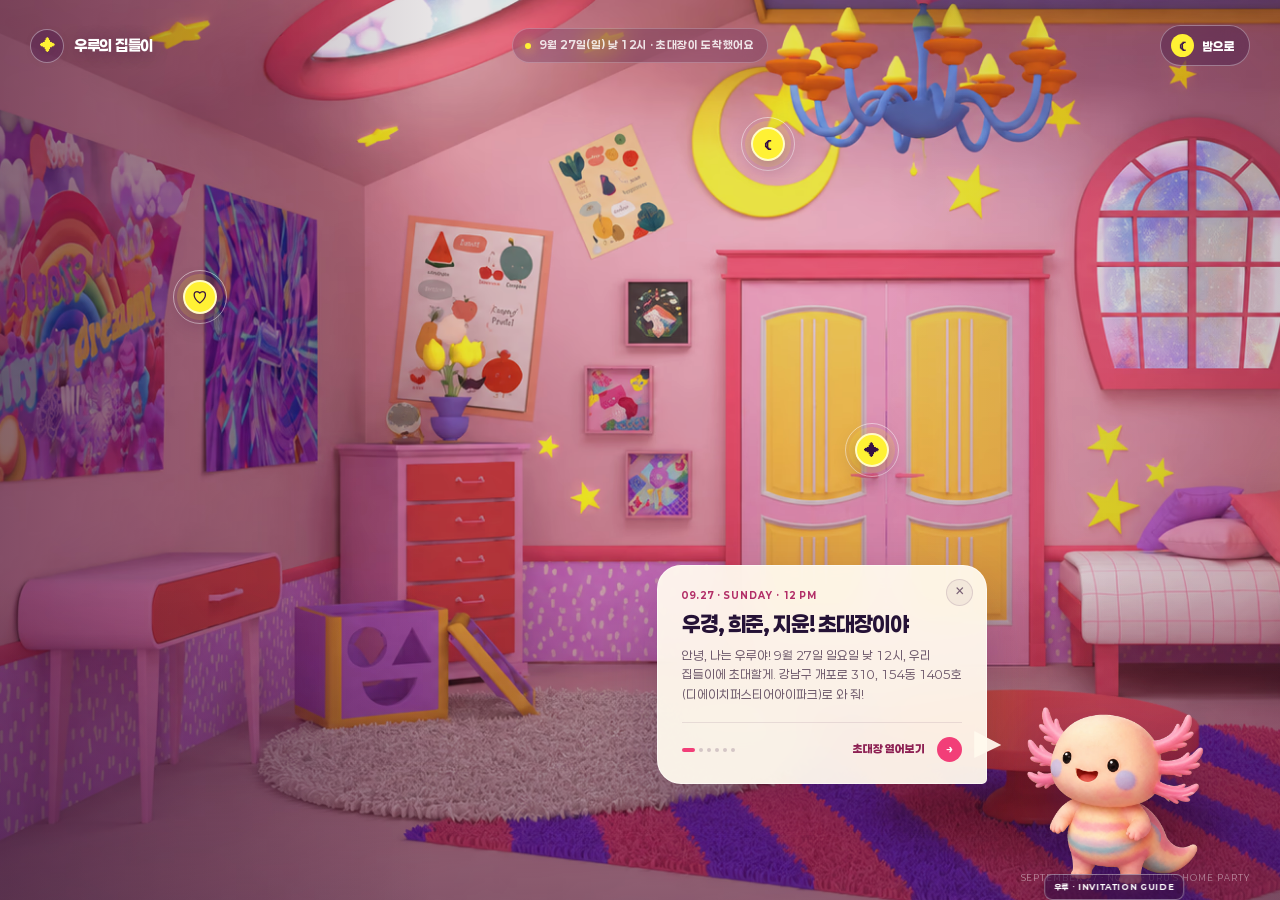
<file: index.html>
<!DOCTYPE html><html lang="ko"><head><meta charSet="utf-8"/><meta name="viewport" content="width=device-width, initial-scale=1"/><link rel="stylesheet" href="/_next/static/chunks/13curycet.pk..css" data-precedence="next"/><link rel="preload" as="script" fetchPriority="low" href="/_next/static/chunks/0ht900cau6_ur.js"/><script src="/_next/static/chunks/0t2z5hkh7v~~b.js" async=""></script><script src="/_next/static/chunks/07lhk_q6pmm3r.js" async=""></script><script src="/_next/static/chunks/turbopack-0cek.dh0dqtgy.js" async=""></script><script src="/_next/static/chunks/0dbhjjzl8qfwv.js" async=""></script><script src="/_next/static/chunks/0nlnmrlil60xd.js" async=""></script><title>우루의 집들이 초대장 — 9월 27일(일) 낮 12시</title><meta name="description" content="우루가 우경, 희준, 지윤을 9월 27일 일요일 낮 12시 집들이에 초대합니다. 드레스코드는 내 집 같은 편안함과 귀여운 한 스푼!"/><meta property="og:title" content="우루의 집들이 초대장 — 9월 27일(일) 낮 12시"/><meta property="og:description" content="우경, 희준, 지윤에게 보내는 우루의 집들이 초대장"/><meta property="og:url" content="https://marinart1994.github.io/"/><meta property="og:site_name" content="우루의 집들이"/><meta property="og:locale" content="ko_KR"/><meta property="og:image" content="https://marinart1994.github.io/og.jpg"/><meta property="og:image:width" content="600"/><meta property="og:image:height" content="315"/><meta property="og:image:alt" content="분홍빛 방에서 우루가 건네는 9월 27일 집들이 초대장"/><meta property="og:type" content="website"/><meta name="twitter:card" content="summary_large_image"/><meta name="twitter:title" content="우루의 집들이 초대장 — 9월 27일(일) 낮 12시"/><meta name="twitter:description" content="우경, 희준, 지윤에게 보내는 우루의 집들이 초대장"/><meta name="twitter:image" content="https://marinart1994.github.io/og.jpg"/><link rel="shortcut icon" href="/favicon.png"/><link rel="icon" href="/favicon.png"/><script src="/_next/static/chunks/03~yq9q893hmn.js" noModule=""></script></head><body><div hidden=""><!--$--><!--/$--></div><main class="room-page  guide-talking"><div class="room-viewport"><div class="room-stage" id="room" aria-label="우루의 집들이 공간"><picture><source srcSet="/starlight-room.avif" type="image/avif"/><source srcSet="/starlight-room.webp" type="image/webp"/><img class="room-image" src="/starlight-room.png" width="1672" height="941" loading="eager" fetchPriority="high" decoding="async" alt="달과 별, 알록달록한 그림으로 꾸며진 분홍빛 상상 속 방"/></picture><div class="color-wash" aria-hidden="true"></div><div class="lamp-glow" aria-hidden="true"></div><div class="sparkles" aria-hidden="true"><i class="sparkle sparkle-one">✦</i><i class="sparkle sparkle-two">✦</i><i class="sparkle sparkle-three">✦</i><i class="sparkle sparkle-four">✦</i></div><button class="hotspot " data-spot="moon" style="left:48%;top:16%;animation-delay:0s" type="button" aria-label="9월 27일 열기"><span class="hotspot-ring"></span><span class="hotspot-dot">☾</span><span class="hotspot-label">9월 27일</span></button><button class="hotspot " data-spot="wardrobe" style="left:54.5%;top:50%;animation-delay:0.35s" type="button" aria-label="드레스코드 열기"><span class="hotspot-ring"></span><span class="hotspot-dot">✦</span><span class="hotspot-label">드레스코드</span></button><button class="hotspot " data-spot="lamp" style="left:85.2%;top:56.5%;animation-delay:0.7s" type="button" aria-label="초대 손님 열기"><span class="hotspot-ring"></span><span class="hotspot-dot">☀</span><span class="hotspot-label">초대 손님</span></button><button class="hotspot " data-spot="gallery" style="left:12.5%;top:33%;animation-delay:1.0499999999999998s" type="button" aria-label="우루의 약속 열기"><span class="hotspot-ring"></span><span class="hotspot-dot">♡</span><span class="hotspot-label">우루의 약속</span></button></div></div><header class="topbar"><a class="brand" href="#room" aria-label="우루의 초대장 처음으로"><span class="brand-mark">✦</span><span>우루의 집들이</span></a><p class="room-status"><span></span> 9월 27일(일) 낮 12시 · 초대장이 도착했어요</p><button class="mode-toggle" type="button" aria-pressed="false" aria-label="밤 모드로 보기"><span aria-hidden="true">☾</span>밤으로</button></header><section class="welcome-card is-hidden" aria-label="우루의 집들이 초대장"><p class="eyebrow">URU&#x27;S HOUSEWARMING · 09.27 · 12 PM</p><h1>우루가 집들이에<br/>초대해!</h1><p class="welcome-copy">To. 우경, 희준, 지윤<br/> 강남구 개포로 310 · 154동 1405호</p><button class="explore-button" type="button">초대장 열어보기 <span aria-hidden="true">↗</span></button></section><aside class="story-card " aria-live="polite" aria-hidden="true"></aside><div class="room-guide  is-speaking"><section class="guide-bubble" aria-live="polite" aria-label="우루의 집들이 초대 안내"><button class="guide-close" type="button" aria-label="우루 안내 접기">×</button><div class="guide-mobile-header" aria-hidden="true"><span class="guide-mobile-avatar"><picture><source srcSet="/axolotl-guide.avif" type="image/avif"/><img src="/axolotl-guide.webp" width="768" height="768" decoding="async" alt=""/></picture></span><span>우루의 초대장</span></div><p class="guide-kicker">09.27 · SUNDAY · 12 PM</p><h2>우경, 희준, 지윤! 초대장이야</h2><p class="guide-copy">안녕, 나는 우루야! 9월 27일 일요일 낮 12시, 우리 집들이에 초대할게. 강남구 개포로 310, 154동 1405호 (디에이치퍼스티어아이파크)로 와 줘!</p><div class="guide-actions"><div class="guide-progress" aria-label="안내 1단계, 총 6단계"><span class="is-current"></span><span class=""></span><span class=""></span><span class=""></span><span class=""></span><span class=""></span></div><button class="guide-next" type="button">초대장 열어보기<!-- --> <span aria-hidden="true">→</span></button></div></section><button class="guide-character" type="button" aria-expanded="true" aria-label="우루 안내 접기"><span class="guide-name">우루 · INVITATION GUIDE</span><picture><source srcSet="/axolotl-guide.avif" type="image/avif"/><img src="/axolotl-guide.webp" width="768" height="768" loading="eager" decoding="async" alt="웃으며 별빛 방을 안내하는 우파루파 우루"/></picture></button></div><div class="drag-hint" aria-hidden="true"><span>←</span> 초대장을 밀어 둘러보세요 <span>→</span></div><p class="signature">SEPTEMBER 27 · NOON · URU&#x27;S HOME PARTY</p></main><!--$--><!--/$--><script src="/_next/static/chunks/0ht900cau6_ur.js" id="_R_" async=""></script><script>(self.__next_f=self.__next_f||[]).push([0])</script><script>self.__next_f.push([1,"1:\"$Sreact.fragment\"\n2:I[39756,[\"/_next/static/chunks/0dbhjjzl8qfwv.js\"],\"default\"]\n3:I[37457,[\"/_next/static/chunks/0dbhjjzl8qfwv.js\"],\"default\"]\n4:I[47257,[\"/_next/static/chunks/0dbhjjzl8qfwv.js\"],\"ClientPageRoot\"]\n5:I[31713,[\"/_next/static/chunks/0dbhjjzl8qfwv.js\",\"/_next/static/chunks/0nlnmrlil60xd.js\"],\"default\"]\n8:I[97367,[\"/_next/static/chunks/0dbhjjzl8qfwv.js\"],\"OutletBoundary\"]\n9:\"$Sreact.suspense\"\nb:I[97367,[\"/_next/static/chunks/0dbhjjzl8qfwv.js\"],\"ViewportBoundary\"]\nd:I[97367,[\"/_next/static/chunks/0dbhjjzl8qfwv.js\"],\"MetadataBoundary\"]\nf:I[68027,[\"/_next/static/chunks/0dbhjjzl8qfwv.js\"],\"default\",1]\n:HL[\"/_next/static/chunks/13curycet.pk..css\",\"style\"]\n"])</script><script>self.__next_f.push([1,"0:{\"P\":null,\"c\":[\"\",\"\"],\"q\":\"\",\"i\":false,\"f\":[[[\"\",{\"children\":[\"__PAGE__\",{}]},\"$undefined\",\"$undefined\",16],[[\"$\",\"$1\",\"c\",{\"children\":[[[\"$\",\"link\",\"0\",{\"rel\":\"stylesheet\",\"href\":\"/_next/static/chunks/13curycet.pk..css\",\"precedence\":\"next\",\"crossOrigin\":\"$undefined\",\"nonce\":\"$undefined\"}],[\"$\",\"script\",\"script-0\",{\"src\":\"/_next/static/chunks/0dbhjjzl8qfwv.js\",\"async\":true,\"nonce\":\"$undefined\"}]],[\"$\",\"html\",null,{\"lang\":\"ko\",\"children\":[\"$\",\"body\",null,{\"children\":[\"$\",\"$L2\",null,{\"parallelRouterKey\":\"children\",\"error\":\"$undefined\",\"errorStyles\":\"$undefined\",\"errorScripts\":\"$undefined\",\"template\":[\"$\",\"$L3\",null,{}],\"templateStyles\":\"$undefined\",\"templateScripts\":\"$undefined\",\"notFound\":[[[\"$\",\"title\",null,{\"children\":\"404: This page could not be found.\"}],[\"$\",\"div\",null,{\"style\":{\"fontFamily\":\"system-ui,\\\"Segoe UI\\\",Roboto,Helvetica,Arial,sans-serif,\\\"Apple Color Emoji\\\",\\\"Segoe UI Emoji\\\"\",\"height\":\"100vh\",\"textAlign\":\"center\",\"display\":\"flex\",\"flexDirection\":\"column\",\"alignItems\":\"center\",\"justifyContent\":\"center\"},\"children\":[\"$\",\"div\",null,{\"children\":[[\"$\",\"style\",null,{\"dangerouslySetInnerHTML\":{\"__html\":\"body{color:#000;background:#fff;margin:0}.next-error-h1{border-right:1px solid rgba(0,0,0,.3)}@media (prefers-color-scheme:dark){body{color:#fff;background:#000}.next-error-h1{border-right:1px solid rgba(255,255,255,.3)}}\"}}],[\"$\",\"h1\",null,{\"className\":\"next-error-h1\",\"style\":{\"display\":\"inline-block\",\"margin\":\"0 20px 0 0\",\"padding\":\"0 23px 0 0\",\"fontSize\":24,\"fontWeight\":500,\"verticalAlign\":\"top\",\"lineHeight\":\"49px\"},\"children\":404}],[\"$\",\"div\",null,{\"style\":{\"display\":\"inline-block\"},\"children\":[\"$\",\"h2\",null,{\"style\":{\"fontSize\":14,\"fontWeight\":400,\"lineHeight\":\"49px\",\"margin\":0},\"children\":\"This page could not be found.\"}]}]]}]}]],[]],\"forbidden\":\"$undefined\",\"unauthorized\":\"$undefined\"}]}]}]]}],{\"children\":[[\"$\",\"$1\",\"c\",{\"children\":[[\"$\",\"$L4\",null,{\"Component\":\"$5\",\"serverProvidedParams\":{\"searchParams\":{},\"params\":{},\"promises\":[\"$@6\",\"$@7\"]}}],[[\"$\",\"script\",\"script-0\",{\"src\":\"/_next/static/chunks/0nlnmrlil60xd.js\",\"async\":true,\"nonce\":\"$undefined\"}]],[\"$\",\"$L8\",null,{\"children\":[\"$\",\"$9\",null,{\"name\":\"Next.MetadataOutlet\",\"children\":\"$@a\"}]}]]}],{},null,false,null]},null,false,null],[\"$\",\"$1\",\"h\",{\"children\":[null,[\"$\",\"$Lb\",null,{\"children\":\"$Lc\"}],[\"$\",\"div\",null,{\"hidden\":true,\"children\":[\"$\",\"$Ld\",null,{\"children\":[\"$\",\"$9\",null,{\"name\":\"Next.Metadata\",\"children\":\"$Le\"}]}]}],null]}],false]],\"m\":\"$undefined\",\"G\":[\"$f\",[[\"$\",\"link\",\"0\",{\"rel\":\"stylesheet\",\"href\":\"/_next/static/chunks/13curycet.pk..css\",\"precedence\":\"next\",\"crossOrigin\":\"$undefined\",\"nonce\":\"$undefined\"}]]],\"S\":true,\"h\":null,\"s\":\"$undefined\",\"l\":\"$undefined\",\"p\":\"$undefined\",\"d\":\"$undefined\",\"b\":\"3fvT2xz8VARymNeBl2TFK\"}\n"])</script><script>self.__next_f.push([1,"6:{}\n7:\"$0:f:0:1:1:children:0:props:children:0:props:serverProvidedParams:params\"\n"])</script><script>self.__next_f.push([1,"c:[[\"$\",\"meta\",\"0\",{\"charSet\":\"utf-8\"}],[\"$\",\"meta\",\"1\",{\"name\":\"viewport\",\"content\":\"width=device-width, initial-scale=1\"}]]\n"])</script><script>self.__next_f.push([1,"10:I[27201,[\"/_next/static/chunks/0dbhjjzl8qfwv.js\"],\"IconMark\"]\na:null\n"])</script><script>self.__next_f.push([1,"e:[[\"$\",\"title\",\"0\",{\"children\":\"우루의 집들이 초대장 — 9월 27일(일) 낮 12시\"}],[\"$\",\"meta\",\"1\",{\"name\":\"description\",\"content\":\"우루가 우경, 희준, 지윤을 9월 27일 일요일 낮 12시 집들이에 초대합니다. 드레스코드는 내 집 같은 편안함과 귀여운 한 스푼!\"}],[\"$\",\"meta\",\"2\",{\"property\":\"og:title\",\"content\":\"우루의 집들이 초대장 — 9월 27일(일) 낮 12시\"}],[\"$\",\"meta\",\"3\",{\"property\":\"og:description\",\"content\":\"우경, 희준, 지윤에게 보내는 우루의 집들이 초대장\"}],[\"$\",\"meta\",\"4\",{\"property\":\"og:url\",\"content\":\"https://marinart1994.github.io/\"}],[\"$\",\"meta\",\"5\",{\"property\":\"og:site_name\",\"content\":\"우루의 집들이\"}],[\"$\",\"meta\",\"6\",{\"property\":\"og:locale\",\"content\":\"ko_KR\"}],[\"$\",\"meta\",\"7\",{\"property\":\"og:image\",\"content\":\"https://marinart1994.github.io/og.jpg\"}],[\"$\",\"meta\",\"8\",{\"property\":\"og:image:width\",\"content\":\"600\"}],[\"$\",\"meta\",\"9\",{\"property\":\"og:image:height\",\"content\":\"315\"}],[\"$\",\"meta\",\"10\",{\"property\":\"og:image:alt\",\"content\":\"분홍빛 방에서 우루가 건네는 9월 27일 집들이 초대장\"}],[\"$\",\"meta\",\"11\",{\"property\":\"og:type\",\"content\":\"website\"}],[\"$\",\"meta\",\"12\",{\"name\":\"twitter:card\",\"content\":\"summary_large_image\"}],[\"$\",\"meta\",\"13\",{\"name\":\"twitter:title\",\"content\":\"우루의 집들이 초대장 — 9월 27일(일) 낮 12시\"}],[\"$\",\"meta\",\"14\",{\"name\":\"twitter:description\",\"content\":\"우경, 희준, 지윤에게 보내는 우루의 집들이 초대장\"}],[\"$\",\"meta\",\"15\",{\"name\":\"twitter:image\",\"content\":\"https://marinart1994.github.io/og.jpg\"}],[\"$\",\"link\",\"16\",{\"rel\":\"shortcut icon\",\"href\":\"/favicon.png\"}],[\"$\",\"link\",\"17\",{\"rel\":\"icon\",\"href\":\"/favicon.png\"}],[\"$\",\"$L10\",\"18\",{}]]\n"])</script></body></html>
</file>
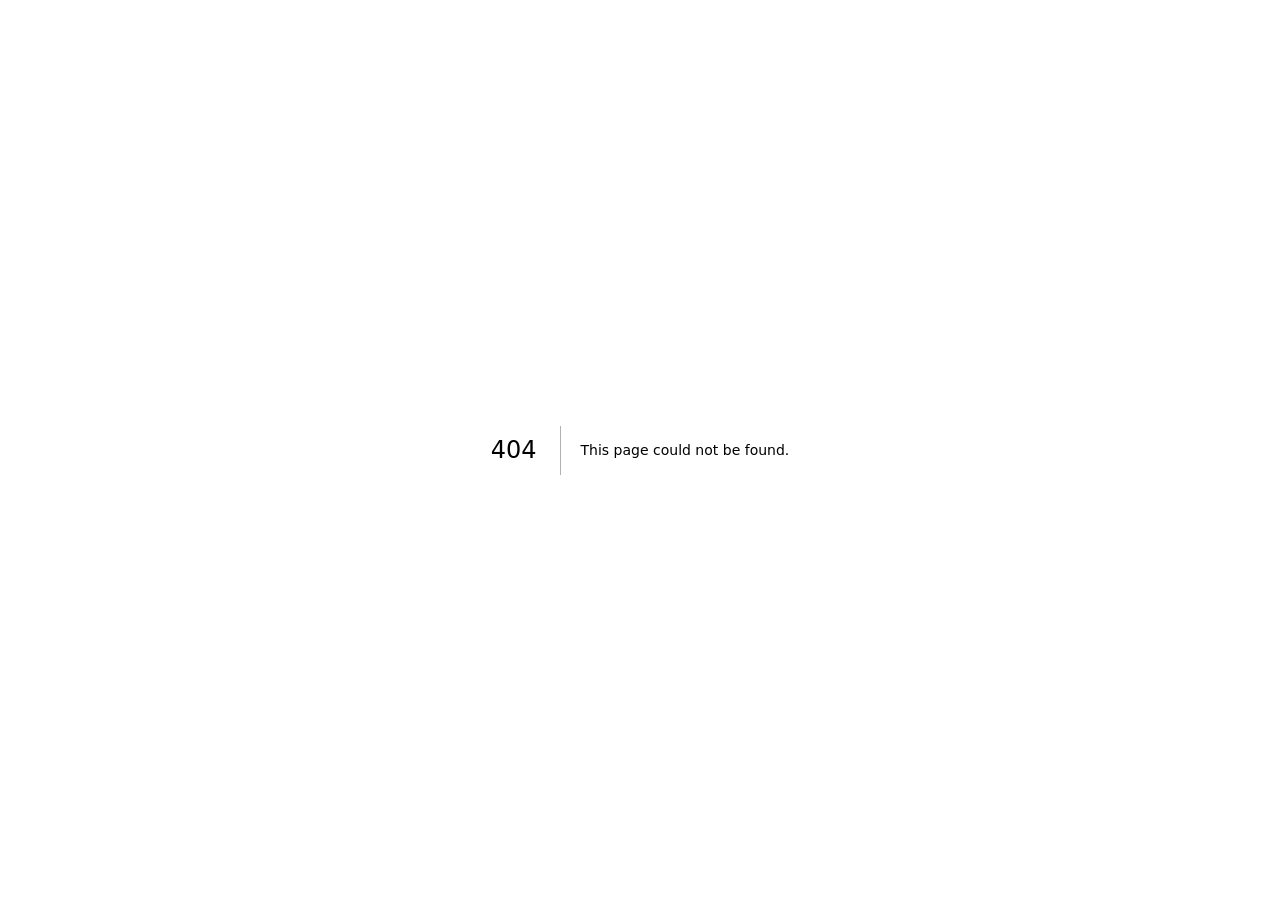
<file: 404/index.html>
<!DOCTYPE html><html lang="ko"><head><meta charSet="utf-8"/><meta name="viewport" content="width=device-width, initial-scale=1"/><link rel="stylesheet" href="/_next/static/chunks/13curycet.pk..css" data-precedence="next"/><link rel="preload" as="script" fetchPriority="low" href="/_next/static/chunks/0ht900cau6_ur.js"/><script src="/_next/static/chunks/0t2z5hkh7v~~b.js" async=""></script><script src="/_next/static/chunks/07lhk_q6pmm3r.js" async=""></script><script src="/_next/static/chunks/turbopack-0cek.dh0dqtgy.js" async=""></script><script src="/_next/static/chunks/0dbhjjzl8qfwv.js" async=""></script><meta name="robots" content="noindex"/><title>404: This page could not be found.</title><title>별빛 방 — 우루와 마음껏 상상하는 공간</title><meta name="description" content="우파루파 우루와 함께 달빛과 색깔이 말을 거는 인터랙티브 별빛 방을 둘러보세요."/><link rel="shortcut icon" href="/favicon.png"/><link rel="icon" href="/favicon.png"/><script src="/_next/static/chunks/03~yq9q893hmn.js" noModule=""></script></head><body><div hidden=""><!--$--><!--/$--></div><div style="font-family:system-ui,&quot;Segoe UI&quot;,Roboto,Helvetica,Arial,sans-serif,&quot;Apple Color Emoji&quot;,&quot;Segoe UI Emoji&quot;;height:100vh;text-align:center;display:flex;flex-direction:column;align-items:center;justify-content:center"><div><style>body{color:#000;background:#fff;margin:0}.next-error-h1{border-right:1px solid rgba(0,0,0,.3)}@media (prefers-color-scheme:dark){body{color:#fff;background:#000}.next-error-h1{border-right:1px solid rgba(255,255,255,.3)}}</style><h1 class="next-error-h1" style="display:inline-block;margin:0 20px 0 0;padding:0 23px 0 0;font-size:24px;font-weight:500;vertical-align:top;line-height:49px">404</h1><div style="display:inline-block"><h2 style="font-size:14px;font-weight:400;line-height:49px;margin:0">This page could not be found.</h2></div></div></div><!--$--><!--/$--><script src="/_next/static/chunks/0ht900cau6_ur.js" id="_R_" async=""></script><script>(self.__next_f=self.__next_f||[]).push([0])</script><script>self.__next_f.push([1,"1:\"$Sreact.fragment\"\n2:I[39756,[\"/_next/static/chunks/0dbhjjzl8qfwv.js\"],\"default\"]\n3:I[37457,[\"/_next/static/chunks/0dbhjjzl8qfwv.js\"],\"default\"]\n4:I[97367,[\"/_next/static/chunks/0dbhjjzl8qfwv.js\"],\"OutletBoundary\"]\n5:\"$Sreact.suspense\"\n8:I[97367,[\"/_next/static/chunks/0dbhjjzl8qfwv.js\"],\"ViewportBoundary\"]\na:I[97367,[\"/_next/static/chunks/0dbhjjzl8qfwv.js\"],\"MetadataBoundary\"]\nc:I[68027,[\"/_next/static/chunks/0dbhjjzl8qfwv.js\"],\"default\",1]\n:HL[\"/_next/static/chunks/13curycet.pk..css\",\"style\"]\n"])</script><script>self.__next_f.push([1,"0:{\"P\":null,\"c\":[\"\",\"_not-found\",\"\"],\"q\":\"\",\"i\":false,\"f\":[[[\"\",{\"children\":[\"/_not-found\",{\"children\":[\"__PAGE__\",{}]}]},\"$undefined\",\"$undefined\",16],[[\"$\",\"$1\",\"c\",{\"children\":[[[\"$\",\"link\",\"0\",{\"rel\":\"stylesheet\",\"href\":\"/_next/static/chunks/13curycet.pk..css\",\"precedence\":\"next\",\"crossOrigin\":\"$undefined\",\"nonce\":\"$undefined\"}],[\"$\",\"script\",\"script-0\",{\"src\":\"/_next/static/chunks/0dbhjjzl8qfwv.js\",\"async\":true,\"nonce\":\"$undefined\"}]],[\"$\",\"html\",null,{\"lang\":\"ko\",\"children\":[\"$\",\"body\",null,{\"children\":[\"$\",\"$L2\",null,{\"parallelRouterKey\":\"children\",\"error\":\"$undefined\",\"errorStyles\":\"$undefined\",\"errorScripts\":\"$undefined\",\"template\":[\"$\",\"$L3\",null,{}],\"templateStyles\":\"$undefined\",\"templateScripts\":\"$undefined\",\"notFound\":[[[\"$\",\"title\",null,{\"children\":\"404: This page could not be found.\"}],[\"$\",\"div\",null,{\"style\":{\"fontFamily\":\"system-ui,\\\"Segoe UI\\\",Roboto,Helvetica,Arial,sans-serif,\\\"Apple Color Emoji\\\",\\\"Segoe UI Emoji\\\"\",\"height\":\"100vh\",\"textAlign\":\"center\",\"display\":\"flex\",\"flexDirection\":\"column\",\"alignItems\":\"center\",\"justifyContent\":\"center\"},\"children\":[\"$\",\"div\",null,{\"children\":[[\"$\",\"style\",null,{\"dangerouslySetInnerHTML\":{\"__html\":\"body{color:#000;background:#fff;margin:0}.next-error-h1{border-right:1px solid rgba(0,0,0,.3)}@media (prefers-color-scheme:dark){body{color:#fff;background:#000}.next-error-h1{border-right:1px solid rgba(255,255,255,.3)}}\"}}],[\"$\",\"h1\",null,{\"className\":\"next-error-h1\",\"style\":{\"display\":\"inline-block\",\"margin\":\"0 20px 0 0\",\"padding\":\"0 23px 0 0\",\"fontSize\":24,\"fontWeight\":500,\"verticalAlign\":\"top\",\"lineHeight\":\"49px\"},\"children\":404}],[\"$\",\"div\",null,{\"style\":{\"display\":\"inline-block\"},\"children\":[\"$\",\"h2\",null,{\"style\":{\"fontSize\":14,\"fontWeight\":400,\"lineHeight\":\"49px\",\"margin\":0},\"children\":\"This page could not be found.\"}]}]]}]}]],[]],\"forbidden\":\"$undefined\",\"unauthorized\":\"$undefined\"}]}]}]]}],{\"children\":[[\"$\",\"$1\",\"c\",{\"children\":[null,[\"$\",\"$L2\",null,{\"parallelRouterKey\":\"children\",\"error\":\"$undefined\",\"errorStyles\":\"$undefined\",\"errorScripts\":\"$undefined\",\"template\":[\"$\",\"$L3\",null,{}],\"templateStyles\":\"$undefined\",\"templateScripts\":\"$undefined\",\"notFound\":\"$undefined\",\"forbidden\":\"$undefined\",\"unauthorized\":\"$undefined\"}]]}],{\"children\":[[\"$\",\"$1\",\"c\",{\"children\":[[[\"$\",\"title\",null,{\"children\":\"404: This page could not be found.\"}],[\"$\",\"div\",null,{\"style\":\"$0:f:0:1:0:props:children:1:props:children:props:children:props:notFound:0:1:props:style\",\"children\":[\"$\",\"div\",null,{\"children\":[[\"$\",\"style\",null,{\"dangerouslySetInnerHTML\":{\"__html\":\"body{color:#000;background:#fff;margin:0}.next-error-h1{border-right:1px solid rgba(0,0,0,.3)}@media (prefers-color-scheme:dark){body{color:#fff;background:#000}.next-error-h1{border-right:1px solid rgba(255,255,255,.3)}}\"}}],[\"$\",\"h1\",null,{\"className\":\"next-error-h1\",\"style\":\"$0:f:0:1:0:props:children:1:props:children:props:children:props:notFound:0:1:props:children:props:children:1:props:style\",\"children\":404}],[\"$\",\"div\",null,{\"style\":\"$0:f:0:1:0:props:children:1:props:children:props:children:props:notFound:0:1:props:children:props:children:2:props:style\",\"children\":[\"$\",\"h2\",null,{\"style\":\"$0:f:0:1:0:props:children:1:props:children:props:children:props:notFound:0:1:props:children:props:children:2:props:children:props:style\",\"children\":\"This page could not be found.\"}]}]]}]}]],null,[\"$\",\"$L4\",null,{\"children\":[\"$\",\"$5\",null,{\"name\":\"Next.MetadataOutlet\",\"children\":\"$@6\"}]}]]}],{},null,false,null]},null,false,\"$@7\"]},null,false,null],[\"$\",\"$1\",\"h\",{\"children\":[[\"$\",\"meta\",null,{\"name\":\"robots\",\"content\":\"noindex\"}],[\"$\",\"$L8\",null,{\"children\":\"$L9\"}],[\"$\",\"div\",null,{\"hidden\":true,\"children\":[\"$\",\"$La\",null,{\"children\":[\"$\",\"$5\",null,{\"name\":\"Next.Metadata\",\"children\":\"$Lb\"}]}]}],null]}],false]],\"m\":\"$undefined\",\"G\":[\"$c\",[[\"$\",\"link\",\"0\",{\"rel\":\"stylesheet\",\"href\":\"/_next/static/chunks/13curycet.pk..css\",\"precedence\":\"next\",\"crossOrigin\":\"$undefined\",\"nonce\":\"$undefined\"}]]],\"S\":true,\"h\":null,\"s\":\"$undefined\",\"l\":\"$undefined\",\"p\":\"$undefined\",\"d\":\"$undefined\",\"b\":\"lAg474sXfa2B7hm8dkRuy\"}\n"])</script><script>self.__next_f.push([1,"d:[]\n7:\"$Wd\"\n"])</script><script>self.__next_f.push([1,"9:[[\"$\",\"meta\",\"0\",{\"charSet\":\"utf-8\"}],[\"$\",\"meta\",\"1\",{\"name\":\"viewport\",\"content\":\"width=device-width, initial-scale=1\"}]]\n"])</script><script>self.__next_f.push([1,"e:I[27201,[\"/_next/static/chunks/0dbhjjzl8qfwv.js\"],\"IconMark\"]\n6:null\nb:[[\"$\",\"title\",\"0\",{\"children\":\"별빛 방 — 우루와 마음껏 상상하는 공간\"}],[\"$\",\"meta\",\"1\",{\"name\":\"description\",\"content\":\"우파루파 우루와 함께 달빛과 색깔이 말을 거는 인터랙티브 별빛 방을 둘러보세요.\"}],[\"$\",\"link\",\"2\",{\"rel\":\"shortcut icon\",\"href\":\"/favicon.png\"}],[\"$\",\"link\",\"3\",{\"rel\":\"icon\",\"href\":\"/favicon.png\"}],[\"$\",\"$Le\",\"4\",{}]]\n"])</script></body></html>
</file>
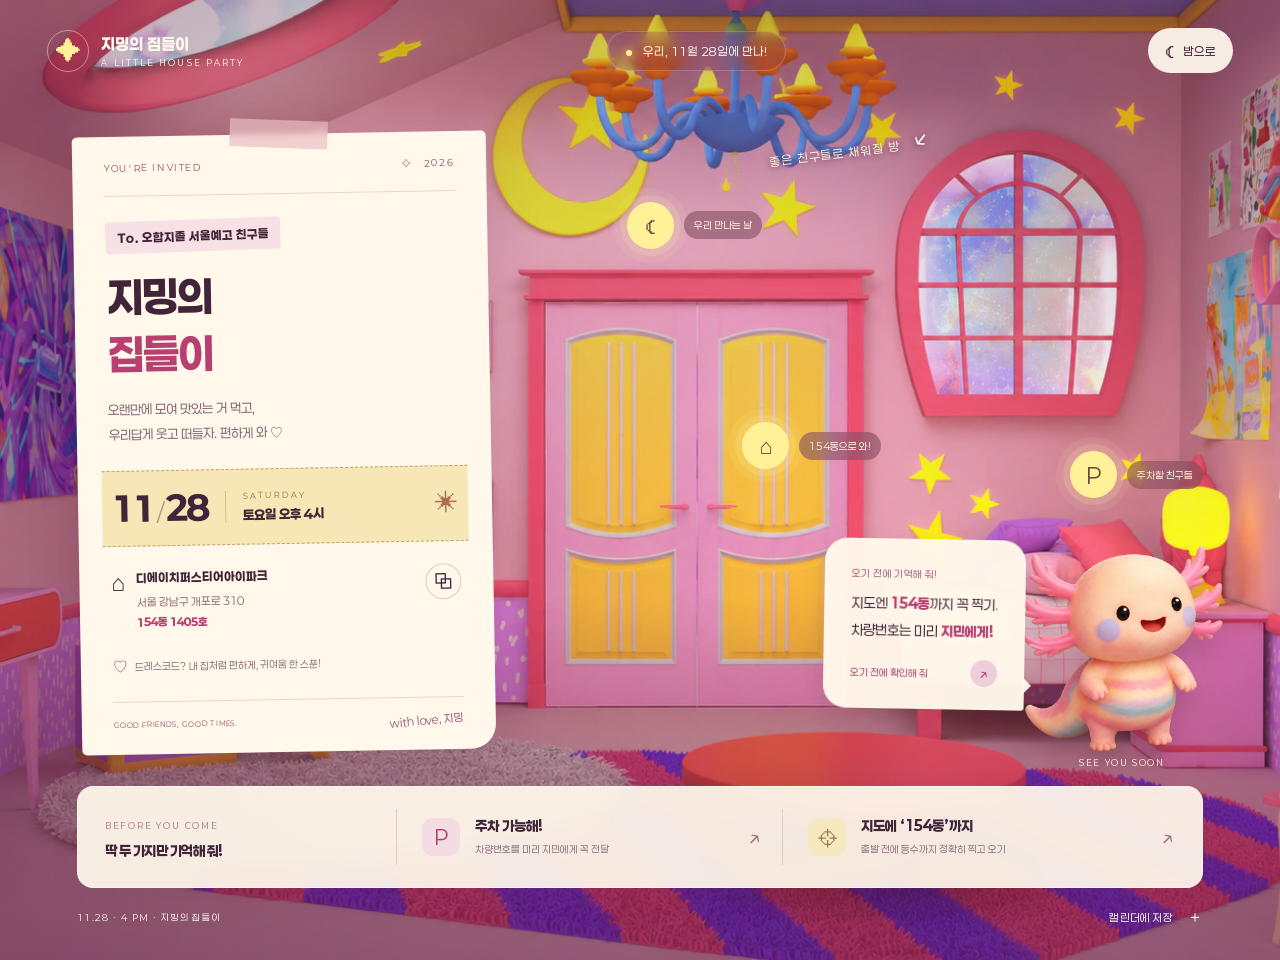
<file: housewarming/index.html>
<!doctype html>
<html lang="ko">
<head>
  <meta charset="UTF-8">
  <meta name="viewport" content="width=device-width, initial-scale=1">
  <meta name="theme-color" content="#e9a9bc">
  <title>지밍의 집들이 · 11월 28일 오후 4시</title>
  <meta name="description" content="오합지졸 서울예고 친구들에게 보내는 지밍의 집들이 초대장. 11월 28일 토요일 오후 4시. 주차 가능 · 차량번호는 지민에게 미리! 지도에는 154동까지 꼭 찍고 와 줘.">
  <meta property="og:title" content="지밍의 집들이">
  <meta property="og:description" content="11월 28일 토요일 오후 4시 · 서울예고 친구들 집들이 · 주차 가능 · 154동에서 만나!">
  <meta property="og:type" content="website">
  <meta property="og:locale" content="ko_KR">
  <meta property="og:url" content="https://marinart1994.github.io/housewarming/">
  <meta property="og:site_name" content="지밍의 집들이">
  <meta property="og:image" content="https://marinart1994.github.io/starlight-room.png">
  <meta property="og:image:width" content="1672">
  <meta property="og:image:height" content="941">
  <meta property="og:image:alt" content="분홍빛 별빛 방에서 만나는 지밍의 집들이">
  <meta name="twitter:card" content="summary_large_image">
  <meta name="twitter:title" content="지밍의 집들이">
  <meta name="twitter:description" content="11월 28일 토요일 오후 4시 · 주차 가능 · 차량번호는 미리 지민에게! · 154동에서 만나!">
  <meta name="twitter:image" content="https://marinart1994.github.io/starlight-room.png">
  <link rel="canonical" href="https://marinart1994.github.io/housewarming/">
  <link rel="icon" href="data:image/svg+xml,%3Csvg xmlns='http://www.w3.org/2000/svg' viewBox='0 0 100 100'%3E%3Crect rx='28' width='100' height='100' fill='%23f5ced8'/%3E%3Ctext x='50' y='72' text-anchor='middle' font-size='70'%3E✦%3C/text%3E%3C/svg%3E">
  <link rel="preload" as="font" href="assets/Paperlogy-ExtraBold.woff2" type="font/woff2" crossorigin>
  <link rel="stylesheet" href="style.css">
  <script src="app.js" defer></script>
</head>
<body>
  <a class="skip-link" href="#invitation">초대장 내용으로 바로 가기</a>
  <main class="party" id="home">
    <div class="room" aria-hidden="true"><img src="assets/starlight-room.webp" alt="" width="1672" height="941" fetchpriority="high"><div class="room-tint"></div></div>
    <header class="topbar">
      <a class="brand" href="#home"><span class="brand-star">✦</span><span>지밍의 집들이<small>A LITTLE HOUSE PARTY</small></span></a>
      <span class="top-note"><i></i> 우리, 11월 28일에 만나!</span>
      <button class="mode-button" id="mode-toggle" aria-pressed="false" aria-label="밤 분위기로 바꾸기"><span aria-hidden="true">☾</span><span id="mode-text">밤으로</span></button>
    </header>

    <div class="room-label" aria-hidden="true">좋은 친구들로 채워질 방 <span>↙</span></div>
    <button class="hotspot moon-spot" data-open="date" aria-label="집들이 날짜 자세히 보기"><span>☾</span><small>우리 만나는 날</small></button>
    <button class="hotspot door-spot" data-open="location" aria-label="154동 찾아오는 길 보기"><span>⌂</span><small>154동으로 와!</small></button>
    <button class="hotspot lamp-spot" data-open="parking" aria-label="주차 안내 보기"><span>P</span><small>주차할 친구들</small></button>

    <section class="invitation" id="invitation" aria-labelledby="invite-heading">
      <div class="card-topline"><span>YOU'RE INVITED</span><span>✧ &nbsp; 2026</span></div>
      <p class="recipient">To. 오합지졸 서울예고 친구들</p>
      <h1 id="invite-heading">지밍의<br><span>집들이</span></h1>
      <p class="intro">오랜만에 모여 맛있는 거 먹고,<br>우리답게 웃고 떠들자. 편하게 와 ♡</p>
      <div class="date-ticket">
        <div class="date-number">11<span> / </span>28</div>
        <div class="date-time"><span>SATURDAY</span><strong>토요일 오후 4시</strong></div>
        <span class="ticket-star" aria-hidden="true">✳</span>
      </div>
      <div class="address-block"><span class="mini-icon" aria-hidden="true">⌂</span><div><strong>디에이치퍼스티어아이파크</strong><p>서울 강남구 개포로 310<br><b>154동 1405호</b></p></div><button class="icon-button" data-copy="address" aria-label="주소 복사" title="주소 복사">⧉</button></div>
      <div class="little-note"><span aria-hidden="true">♡</span> 드레스코드? 내 집처럼 편하게, 귀여움 한 스푼!</div>
      <div class="card-bottom"><span>GOOD FRIENDS, GOOD TIMES.</span><span>with love, 지밍</span></div>
    </section>

    <aside class="guide" aria-label="방문 전 안내">
      <div class="speech"><span class="speech-label">오기 전에 기억해 줘!</span><p>지도엔 <strong>154동</strong>까지 꼭 찍기.<br>차량번호는 미리 <strong>지민에게!</strong></p><button data-open="checklist">오기 전에 확인해 줘 <span aria-hidden="true">↗</span></button></div>
      <button class="character" data-open="checklist" aria-label="방문 전 안내 열기"><img src="assets/axolotl-guide.webp" width="768" height="768" alt="웃으며 반기는 분홍빛 우파루파"><span>SEE YOU SOON</span></button>
    </aside>

    <section class="essentials" aria-label="오기 전 꼭 읽어 줘">
      <div class="essentials-title"><span>BEFORE YOU COME</span><h2>딱 두 가지만 기억해 줘!</h2></div>
      <button class="essential-item" data-open="parking"><span class="essential-icon">P</span><span><strong>주차 가능해!</strong><small>차량번호를 미리 지민에게 꼭 전달</small></span><span class="arrow" aria-hidden="true">↗</span></button>
      <button class="essential-item location-item" data-open="location"><span class="essential-icon">⌖</span><span><strong>지도에 ‘154동’까지</strong><small>출발 전에 동수까지 정확히 찍고 오기</small></span><span class="arrow" aria-hidden="true">↗</span></button>
    </section>
    <footer class="footer"><span>11.28 · 4 PM · 지밍의 집들이</span><a href="calendar.ics" download="지밍의-집들이.ics">캘린더에 저장 <span aria-hidden="true">＋</span></a></footer>
  </main>

  <dialog id="details-dialog" aria-labelledby="dialog-title">
    <div class="dialog-top"><span>지밍의 집들이</span><button id="close-dialog" aria-label="안내 닫기">×</button></div>
    <nav class="detail-tabs" aria-label="초대장 자세한 안내">
      <button data-tab="date" aria-pressed="false">날짜</button><button data-tab="location" aria-pressed="false">오는 길</button><button data-tab="parking" aria-pressed="false">주차</button><button data-tab="checklist" aria-pressed="false">꼭 읽기</button>
    </nav>
    <div id="detail-content"></div>
    <p id="dialog-status" role="status" aria-live="polite"></p>
  </dialog>
  <div id="toast" role="status" aria-live="polite"></div>
</body>
</html>
</file>
<file: _next/static/chunks/13curycet.pk..css>
@layer theme{:root,:host{--font-sans:ui-sans-serif, system-ui, sans-serif, "Apple Color Emoji", "Segoe UI Emoji", "Segoe UI Symbol", "Noto Color Emoji";--font-mono:ui-monospace, SFMono-Regular, Menlo, Monaco, Consolas, "Liberation Mono", "Courier New", monospace;--spacing:.25rem;--default-font-family:var(--font-sans);--default-mono-font-family:var(--font-mono)}}@layer base{*,:after,:before,::backdrop{box-sizing:border-box;border:0 solid;margin:0;padding:0}::file-selector-button{box-sizing:border-box;border:0 solid;margin:0;padding:0}html,:host{-webkit-text-size-adjust:100%;tab-size:4;line-height:1.5;font-family:var(--default-font-family,ui-sans-serif, system-ui, sans-serif, "Apple Color Emoji", "Segoe UI Emoji", "Segoe UI Symbol", "Noto Color Emoji");font-feature-settings:var(--default-font-feature-settings,normal);font-variation-settings:var(--default-font-variation-settings,normal);-webkit-tap-highlight-color:transparent}hr{height:0;color:inherit;border-top-width:1px}abbr:where([title]){-webkit-text-decoration:underline dotted;text-decoration:underline dotted}h1,h2,h3,h4,h5,h6{font-size:inherit;font-weight:inherit}a{color:inherit;-webkit-text-decoration:inherit;-webkit-text-decoration:inherit;-webkit-text-decoration:inherit;-webkit-text-decoration:inherit;text-decoration:inherit}b,strong{font-weight:bolder}code,kbd,samp,pre{font-family:var(--default-mono-font-family,ui-monospace, SFMono-Regular, Menlo, Monaco, Consolas, "Liberation Mono", "Courier New", monospace);font-feature-settings:var(--default-mono-font-feature-settings,normal);font-variation-settings:var(--default-mono-font-variation-settings,normal);font-size:1em}small{font-size:80%}sub,sup{vertical-align:baseline;font-size:75%;line-height:0;position:relative}sub{bottom:-.25em}sup{top:-.5em}table{text-indent:0;border-color:inherit;border-collapse:collapse}:-moz-focusring{outline:auto}progress{vertical-align:baseline}summary{display:list-item}ol,ul,menu{list-style:none}img,svg,video,canvas,audio,iframe,embed,object{vertical-align:middle;display:block}img,video{max-width:100%;height:auto}button,input,select,optgroup,textarea{font:inherit;font-feature-settings:inherit;font-variation-settings:inherit;letter-spacing:inherit;color:inherit;opacity:1;background-color:#0000;border-radius:0}::file-selector-button{font:inherit;font-feature-settings:inherit;font-variation-settings:inherit;letter-spacing:inherit;color:inherit;opacity:1;background-color:#0000;border-radius:0}:where(select:is([multiple],[size])) optgroup{font-weight:bolder}:where(select:is([multiple],[size])) optgroup option{padding-inline-start:20px}::file-selector-button{margin-inline-end:4px}::placeholder{opacity:1}@supports (not ((-webkit-appearance:-apple-pay-button))) or (contain-intrinsic-size:1px){::placeholder{color:currentColor}@supports (color:color-mix(in lab, red, red)){::placeholder{color:color-mix(in oklab, currentcolor 50%, transparent)}}}textarea{resize:vertical}::-webkit-search-decoration{-webkit-appearance:none}::-webkit-date-and-time-value{min-height:1lh;text-align:inherit}::-webkit-datetime-edit{display:inline-flex}::-webkit-datetime-edit-fields-wrapper{padding:0}::-webkit-datetime-edit{padding-block:0}::-webkit-datetime-edit-year-field{padding-block:0}::-webkit-datetime-edit-month-field{padding-block:0}::-webkit-datetime-edit-day-field{padding-block:0}::-webkit-datetime-edit-hour-field{padding-block:0}::-webkit-datetime-edit-minute-field{padding-block:0}::-webkit-datetime-edit-second-field{padding-block:0}::-webkit-datetime-edit-millisecond-field{padding-block:0}::-webkit-datetime-edit-meridiem-field{padding-block:0}::-webkit-calendar-picker-indicator{line-height:1}:-moz-ui-invalid{box-shadow:none}button,input:where([type=button],[type=reset],[type=submit]){appearance:button}::file-selector-button{appearance:button}::-webkit-inner-spin-button{height:auto}::-webkit-outer-spin-button{height:auto}[hidden]:where(:not([hidden=until-found])){display:none!important}}@layer components;@layer utilities{.static{position:static}.start{inset-inline-start:var(--spacing)}.table{display:table}.resize{resize:both}}@font-face{font-family:Paperlogy;src:url(/fonts/Paperlogy-4Regular.woff2)format("woff2");font-style:normal;font-weight:400;font-display:swap}@font-face{font-family:Paperlogy;src:url(/fonts/Paperlogy-5Medium.woff2)format("woff2");font-style:normal;font-weight:500;font-display:swap}@font-face{font-family:Paperlogy;src:url(/fonts/Paperlogy-6SemiBold.woff2)format("woff2");font-style:normal;font-weight:600;font-display:swap}@font-face{font-family:Paperlogy;src:url(/fonts/Paperlogy-7Bold.woff2)format("woff2");font-style:normal;font-weight:700;font-display:swap}@font-face{font-family:Paperlogy;src:url(/fonts/Paperlogy-8ExtraBold.woff2)format("woff2");font-style:normal;font-weight:800;font-display:swap}:root{--ink:#251236;--cream:#fff8ed;--pink:#f23e78;--yellow:#fff134;--purple:#7332b8}*{box-sizing:border-box}html,body{min-height:100%;margin:0}body{color:var(--cream);background:#321242;font-family:Paperlogy,Apple SD Gothic Neo,Noto Sans KR,sans-serif}button,a{-webkit-tap-highlight-color:transparent}button{font:inherit}.room-page{isolation:isolate;background:#d77891;height:100svh;min-height:600px;position:relative;overflow:hidden}.room-page:after{z-index:4;pointer-events:none;content:"";background:linear-gradient(90deg,#1e082b61 0%,#0000 34% 69%,#1c062824 100%),linear-gradient(#0000 64%,#19072459 100%);transition:background .8s,opacity .8s;position:absolute;inset:0}.room-viewport{scrollbar-width:none;position:absolute;inset:0;overflow:hidden}.room-viewport::-webkit-scrollbar{display:none}.room-stage{aspect-ratio:1672/941;width:max(100vw,177.68svh);min-height:100svh;margin-inline:auto;position:relative;overflow:hidden}.room-image{z-index:0;object-fit:cover;filter:saturate(.96)contrast(1.02)brightness(.9);width:100%;height:100%;transition:filter 1s,transform 1.5s cubic-bezier(.22,1,.36,1);position:absolute;inset:0;transform:scale(1.015)}.color-wash{z-index:1;pointer-events:none;mix-blend-mode:color;background:#fb5b8514;transition:background .8s;position:absolute;inset:0}.lamp-glow{z-index:2;aspect-ratio:1;opacity:.25;filter:blur(18px);background:radial-gradient(circle,#fff95bf2 0%,#ffe24c73 30%,#0000 70%);border-radius:50%;width:16%;transition:opacity .8s,transform .8s;position:absolute;top:42%;left:78%}.topbar{z-index:20;grid-template-columns:1fr auto 1fr;align-items:center;gap:24px;width:100%;padding:25px 30px;display:grid;position:absolute;top:0;left:0}.brand{color:#fff;letter-spacing:-.02em;text-shadow:0 2px 16px #35113957;justify-self:start;align-items:center;gap:10px;font-size:15px;font-weight:760;text-decoration:none;display:inline-flex}.brand-mark{width:34px;height:34px;color:var(--yellow);-webkit-backdrop-filter:blur(12px);backdrop-filter:blur(12px);background:#42124e52;border:1px solid #ffffff61;border-radius:50%;place-items:center;display:grid}.room-status{color:#ffffffd6;letter-spacing:.06em;-webkit-backdrop-filter:blur(12px);backdrop-filter:blur(12px);background:#41144d3d;border:1px solid #ffffff3d;border-radius:99px;align-items:center;gap:8px;margin:0;padding:8px 12px;font-size:11px;font-weight:650;display:flex}.room-status span{background:var(--yellow);width:6px;height:6px;box-shadow:0 0 12px var(--yellow);border-radius:50%}.mode-toggle{color:#fff;cursor:pointer;-webkit-backdrop-filter:blur(14px);backdrop-filter:blur(14px);background:#37104457;border:1px solid #ffffff57;border-radius:99px;justify-self:end;align-items:center;gap:8px;min-height:40px;padding:8px 14px 8px 10px;font-size:12px;font-weight:720;transition:background .25s,transform .25s;display:flex}.mode-toggle span{color:#3f194c;background:var(--yellow);border-radius:50%;place-items:center;width:23px;height:23px;font-size:14px;display:grid}.mode-toggle:hover{background:#37104485;transform:translateY(-2px)}.welcome-card,.story-card{z-index:15;-webkit-backdrop-filter:blur(20px)saturate(1.25);backdrop-filter:blur(20px)saturate(1.25);background:#3b114785;border:1px solid #ffffff57;width:min(408px,100vw - 48px);position:absolute;bottom:34px;box-shadow:0 26px 70px #2e082f47}.welcome-card{transform-origin:0 100%;border-radius:4px 30px 30px;padding:27px 29px 28px;transition:opacity .35s,transform .35s;left:30px}.welcome-card.is-hidden{pointer-events:none;opacity:0;transform:translateY(18px)scale(.97)}.eyebrow{color:#ffe72f;letter-spacing:.13em;margin:0 0 15px;font-family:Paperlogy,sans-serif;font-size:10px;font-weight:750}.welcome-card h1{color:#fffaf4;letter-spacing:-.065em;margin:0;font-size:clamp(35px,3vw,54px);font-weight:790;line-height:1.04}.welcome-copy{color:#ffffffc7;margin:18px 0 22px;font-size:13px;line-height:1.65}.explore-button{color:#361143;background:var(--yellow);cursor:pointer;border:0;border-radius:4px 17px 17px;justify-content:space-between;align-items:center;width:100%;min-height:48px;padding:0 17px;font-size:13px;font-weight:780;transition:transform .25s,background .25s;display:flex;box-shadow:0 10px 30px #ffe5242b}.explore-button:hover{background:#fff65e;transform:translateY(-2px)}.hotspot{z-index:8;color:#351044;cursor:pointer;background:0 0;border:0;border-radius:50%;place-items:center;width:38px;height:38px;padding:0;animation:3.2s ease-in-out infinite spot-bob;display:grid;position:absolute;transform:translate(-50%,-50%)}.hotspot-ring{opacity:.62;border:1px solid #fffc;border-radius:50%;animation:2.5s ease-out infinite spot-pulse;position:absolute;inset:-8px}.hotspot-dot{z-index:1;background:var(--yellow);border:2px solid #ffffffb8;border-radius:50%;place-items:center;width:34px;height:34px;font-size:15px;font-style:normal;font-weight:800;transition:transform .22s,background .22s;display:grid;position:relative;box-shadow:0 8px 22px #310e3d4d,0 0 0 6px #ffee2629}.hotspot-label{opacity:0;color:#fff;letter-spacing:-.02em;pointer-events:none;-webkit-backdrop-filter:blur(8px);backdrop-filter:blur(8px);background:#310d3da3;border:1px solid #ffffff4d;border-radius:9px;width:max-content;padding:7px 10px;font-size:10px;font-weight:680;transition:opacity .2s,transform .2s;position:absolute;top:calc(100% + 13px);left:50%;transform:translate(-50%,-4px)}.hotspot:hover .hotspot-dot,.hotspot.is-active .hotspot-dot{background:#fff875;transform:scale(1.14)rotate(8deg)}.hotspot:hover .hotspot-label,.hotspot:focus-visible .hotspot-label{opacity:1;transform:translate(-50%)}.hotspot:focus-visible,.mode-toggle:focus-visible,.explore-button:focus-visible,.close-button:focus-visible,.story-footer button:focus-visible,.guide-character:focus-visible,.guide-close:focus-visible,.guide-next:focus-visible{outline-offset:4px;outline:3px solid #fff}.story-card{pointer-events:none;opacity:0;border-radius:30px 4px 30px 30px;min-height:310px;padding:27px 29px 25px;transition:opacity .35s,transform .35s;right:30px;transform:translateY(22px)scale(.97)}.story-card.is-open{pointer-events:auto;opacity:1;transform:translateY(0)scale(1)}.close-button{color:#fff;cursor:pointer;background:#ffffff17;border:1px solid #ffffff40;border-radius:50%;place-items:center;width:31px;height:31px;font-size:20px;line-height:1;display:grid;position:absolute;top:18px;right:18px}.story-number{color:#ffffff80;letter-spacing:.12em;margin:0 0 22px;font-family:Paperlogy,sans-serif;font-size:10px}.story-symbol{color:var(--yellow);margin-bottom:9px;font-size:26px;line-height:1;display:block}.story-card h2{color:#fff;letter-spacing:-.055em;margin:0 0 13px;font-size:28px;font-weight:780}.story-card>p:not(.story-number){color:#ffffffc2;min-height:52px;margin:0;font-size:13px;line-height:1.7}.story-footer{border-top:1px solid #ffffff29;justify-content:space-between;align-items:center;gap:18px;margin-top:22px;padding-top:18px;display:flex}.story-footer>span{color:#ffffff70;font-size:10px}.story-footer button{color:var(--yellow);cursor:pointer;background:0 0;border:0;padding:0;font-size:12px;font-weight:740}.room-guide{--guide-facing:-1;z-index:18;pointer-events:none;align-items:flex-end;gap:15px;transition:right .55s cubic-bezier(.22,1,.36,1),left .55s cubic-bezier(.22,1,.36,1);display:flex;position:absolute;bottom:-10px;right:clamp(18px,4.2vw,72px)}.room-guide.is-touring{--guide-facing:1;flex-direction:row-reverse;left:clamp(18px,4.2vw,72px);right:auto}.guide-character{cursor:pointer;pointer-events:auto;filter:drop-shadow(0 20px 18px #340e3847);transform-origin:50% 100%;background:0 0;border:0;flex:none;width:clamp(170px,17.5vw,245px);padding:0;animation:.8s cubic-bezier(.22,1,.36,1) both guide-arrive,3.3s ease-in-out .8s infinite guide-float;position:relative}.guide-character:after{content:"";filter:blur(8px);background:#3d114233;border-radius:50%;height:8%;position:absolute;bottom:5%;left:17%;right:17%;transform:scaleY(.38)}.guide-character img{z-index:1;width:100%;height:auto;transform:scaleX(var(--guide-facing));transition:transform .25s;display:block;position:relative}.guide-character picture{display:block}.guide-character:hover img{transform:scaleX(var(--guide-facing)) rotate(-2deg) scale(1.025)}.guide-name{z-index:2;color:#fff;letter-spacing:.08em;-webkit-backdrop-filter:blur(10px);backdrop-filter:blur(10px);background:#3f124aa8;border:1px solid #ffffff61;border-radius:8px;width:max-content;padding:6px 9px;font-family:Paperlogy,sans-serif;font-size:8px;font-weight:720;position:absolute;bottom:10px;right:50%;transform:translate(50%)}.guide-bubble{width:min(330px,29vw);color:var(--ink);pointer-events:auto;transform-origin:100% 100%;-webkit-backdrop-filter:blur(18px)saturate(1.2);backdrop-filter:blur(18px)saturate(1.2);background:#fffaeff0;border:1px solid #ffffff80;border-radius:24px 24px 5px;margin-bottom:clamp(95px,14vh,150px);padding:23px 24px 21px;animation:.38s cubic-bezier(.22,1,.36,1) both bubble-pop;position:relative;box-shadow:0 22px 60px #310b3840}.room-guide.is-touring .guide-bubble{transform-origin:0 100%;border-radius:24px 24px 24px 5px}.guide-bubble:after{content:"";clip-path:polygon(0 0,100% 52%,0 100%);background:#fffaeff0;width:27px;height:27px;position:absolute;bottom:25px;right:-15px}.room-guide.is-touring .guide-bubble:after{clip-path:polygon(100% 0,0 52%,100% 100%);left:-15px;right:auto}.guide-close{color:#3012379e;cursor:pointer;background:#56245f0f;border:1px solid #471b4d21;border-radius:50%;place-items:center;width:27px;height:27px;padding:0 0 2px;font-size:18px;line-height:1;display:grid;position:absolute;top:13px;right:13px}.guide-mobile-header{display:none}.guide-kicker{color:#b22e67;letter-spacing:.1em;margin:0 30px 10px 0;font-family:Paperlogy,sans-serif;font-size:9px;font-weight:800}.guide-bubble h2{letter-spacing:-.055em;margin:0 0 9px;font-size:clamp(20px,1.65vw,27px);font-weight:800;line-height:1.15}.guide-copy{color:#2b1331b0;word-break:keep-all;margin:0;font-size:12px;line-height:1.65}.guide-actions{border-top:1px solid #44194b1a;justify-content:space-between;align-items:center;gap:14px;margin-top:17px;padding-top:14px;display:flex}.guide-progress{gap:4px;display:flex}.guide-progress span{background:#42184833;border-radius:50%;width:4px;height:4px;transition:width .25s,background .25s}.guide-progress span.is-current{background:var(--pink);border-radius:99px;width:13px}.guide-next{color:#8d2053;cursor:pointer;background:0 0;border:0;align-items:center;gap:12px;padding:0;font-size:11px;font-weight:800;display:inline-flex}.guide-next span{color:#fff;background:var(--pink);border-radius:50%;place-items:center;width:25px;height:25px;transition:transform .2s;display:grid}.guide-next:hover span{transform:translate(3px)}.signature{z-index:10;color:#ffffff7a;letter-spacing:.12em;margin:0;font-family:Paperlogy,sans-serif;font-size:8px;position:absolute;bottom:16px;right:30px}.drag-hint{z-index:12;color:#ffffffb3;align-items:center;gap:12px;font-size:10px;font-weight:650;display:none;position:absolute;bottom:19px;left:50%;transform:translate(-50%)}.sparkles{z-index:3;pointer-events:none;opacity:0;transition:opacity .8s;position:absolute;inset:0}.sparkle{color:#fff8a4;text-shadow:0 0 14px #ffe82e;font-style:normal;animation:1.8s ease-in-out infinite alternate twinkle;position:absolute}.sparkle-one{top:24%;left:34%}.sparkle-two{animation-delay:.5s;top:36%;left:70%}.sparkle-three{animation-delay:1s;top:68%;left:63%}.sparkle-four{animation-delay:1.35s;top:20%;left:88%}.is-night:after{background:linear-gradient(90deg,#1008347a,#180d442e),#190c4652}.is-night .room-image{filter:brightness(.58)saturate(.78)contrast(1.08)hue-rotate(8deg);transform:scale(1.025)}.is-night .color-wash{background:#3e2cb32b}.is-night .lamp-glow{opacity:.94;transform:scale(1.22)}.is-night .sparkles{opacity:1}@keyframes spot-bob{0%,to{margin-top:0}50%{margin-top:-6px}}@keyframes spot-pulse{0%{opacity:.7;transform:scale(.76)}70%,to{opacity:0;transform:scale(1.36)}}@keyframes twinkle{0%{opacity:.22;transform:scale(.65)rotate(-8deg)}to{opacity:1;transform:scale(1.15)rotate(8deg)}}@keyframes guide-arrive{0%{opacity:0;transform:translateY(28px)scale(.82)}to{opacity:1;transform:translateY(0)scale(1)}}@keyframes guide-float{0%,to{transform:translateY(0)rotate(0)}50%{transform:translateY(-7px)rotate(1deg)}}@keyframes bubble-pop{0%{opacity:0;transform:scale(.82)translateY(10px)}to{opacity:1;transform:scale(1)translateY(0)}}@media (max-width:1180px),(max-height:720px){.guide-talking .story-card{pointer-events:none;opacity:0;transform:translateY(22px)scale(.97)}}@media (max-width:760px){.room-page{min-height:100svh}.room-page:after{background:linear-gradient(#250a2e40,#0000 44%,#1b08258a)}.room-viewport{overscroll-behavior-x:contain;scroll-snap-type:x proximity;overflow-x:auto}.room-stage{scroll-snap-align:center;margin:0}.topbar{grid-template-columns:1fr auto;padding:17px}.room-status{display:none}.mode-toggle{min-height:44px;padding-right:11px}.brand-mark{width:32px;height:32px}.welcome-card,.story-card{width:auto;position:absolute;bottom:41px;left:14px;right:14px}.welcome-card{border-radius:4px 25px 25px;padding:22px 22px 21px}.welcome-card h1{font-size:clamp(36px,10vw,46px)}.welcome-copy{margin:14px 0 18px;font-size:12px}.story-card{bottom:max(12px, env(safe-area-inset-bottom));min-height:0;max-height:calc(100svh - 86px);padding:21px 20px max(20px, env(safe-area-inset-bottom));border-radius:24px 24px 8px;overflow-y:auto}.close-button{width:42px;height:42px;top:12px;right:12px}.story-number{margin-bottom:14px}.story-symbol{margin-bottom:6px}.story-card h2{margin-bottom:9px;font-size:24px}.story-card>p:not(.story-number){min-height:0;font-size:12px;line-height:1.6}.story-footer{margin-top:16px;padding-top:14px}.story-footer button{min-height:44px;padding-inline:8px}.signature{display:none}.drag-hint{display:flex}.hotspot-label{opacity:1;transform:translate(-50%)}.room-guide,.room-guide.is-touring{--guide-facing:-1;display:block;inset:0}.guide-character{width:118px;margin-left:auto;position:absolute;bottom:-4px;right:4px}.room-guide.is-speaking .guide-character{visibility:hidden;pointer-events:none}.guide-name{font-size:7px;bottom:7px}.guide-bubble,.room-guide.is-touring .guide-bubble{right:12px;bottom:max(12px, env(safe-area-inset-bottom));width:auto;max-height:calc(100svh - 86px);padding:17px 18px max(17px, env(safe-area-inset-bottom));transform-origin:bottom;border-radius:24px 24px 8px;margin:0;position:absolute;left:12px;overflow-y:auto}.guide-bubble:after,.room-guide.is-touring .guide-bubble:after{display:none}.guide-close{width:42px;height:42px;font-size:22px;top:12px;right:12px}.guide-mobile-header{color:#6f2650;align-items:center;gap:9px;margin:-4px 48px 10px -3px;font-size:11px;font-weight:700;display:flex}.guide-mobile-avatar{background:#ffd7dc;border:2px solid #ffffffd9;border-radius:50%;flex:none;place-items:center;width:42px;height:42px;display:grid;overflow:hidden;box-shadow:0 5px 14px #5c1f4829}.guide-mobile-avatar img{width:130%;max-width:none;transform:translateY(6%)}.guide-mobile-avatar picture{display:contents}.guide-bubble h2{font-size:21px}.guide-copy{font-size:11px}.guide-actions{margin-top:13px;padding-top:12px}.guide-next{min-height:44px}.guide-next span{width:34px;height:34px}.guide-talking .drag-hint{display:none}}@media (max-height:700px) and (min-width:761px){.room-page{min-height:100svh}.welcome-card,.story-card{bottom:24px}.welcome-card{padding:20px 24px 22px}.welcome-card h1{font-size:38px}.welcome-copy{margin:12px 0 16px}.story-card{min-height:274px;padding:22px 25px}.story-footer{margin-top:14px;padding-top:14px}.guide-character{width:140px}.guide-bubble{width:305px;margin-bottom:42px;padding:17px 19px 15px}.guide-bubble h2{font-size:21px}.guide-copy{line-height:1.52}.guide-close,.close-button{width:40px;height:40px}.guide-next{min-height:40px}}@media (prefers-reduced-motion:reduce){*,:before,:after{scroll-behavior:auto!important;transition-duration:.01ms!important;animation-duration:.01ms!important;animation-iteration-count:1!important}}
</file>
<file: housewarming/style.css>
@font-face{font-family:Paperlogy;src:url('assets/Paperlogy-Regular.woff2') format('woff2');font-weight:400;font-display:swap}
@font-face{font-family:Paperlogy;src:url('assets/Paperlogy-ExtraBold.woff2') format('woff2');font-weight:700 900;font-display:swap}
:root{font-family:Paperlogy,-apple-system,BlinkMacSystemFont,'Apple SD Gothic Neo',sans-serif;color:#422438;background:#e6a5b8;font-synthesis:weight;--pink:#b83f70;--cream:#fff8eb;--ink:#422438;--yellow:#fff197}
*{box-sizing:border-box}body{margin:0}button,a{-webkit-tap-highlight-color:transparent}button{font:inherit;color:inherit;cursor:pointer}a{color:inherit;text-decoration:none}button{border:0}button:focus-visible,a:focus-visible{outline:3px solid #7838ba;outline-offset:5px}button:hover{filter:brightness(1.035)}button:active{transform:translateY(1px)}.skip-link{position:fixed;top:-80px;left:20px;z-index:100;background:white;padding:14px}.skip-link:focus{top:10px}.party{position:relative;min-height:960px;height:100svh;overflow:hidden;isolation:isolate}.room{position:absolute;inset:0;z-index:-3;background:#dc94ad}.room>img{width:100%;height:100%;object-fit:cover;object-position:58% 50%;transition:filter .7s}.room-tint{position:absolute;inset:0;background:linear-gradient(90deg,rgba(95,33,64,.17),transparent 60%),linear-gradient(0deg,rgba(71,20,59,.47),transparent 38%,rgba(64,23,54,.23));transition:background .7s}.topbar{display:flex;align-items:center;justify-content:space-between;padding:28px 3.7%;color:#fff9ee}.brand{display:flex;align-items:center;gap:12px;font-weight:800;font-size:16px}.brand small{display:block;font-size:8px;letter-spacing:2.1px;font-weight:400;margin-top:5px}.brand-star{font-size:24px;color:var(--yellow);width:42px;height:42px;border:1px solid #fff8eb70;display:grid;place-items:center;border-radius:50%}.top-note{font-size:12px;padding:12px 18px;border:1px solid #fff3;border-radius:30px;background:#80426838;backdrop-filter:blur(8px)}.top-note i{display:inline-block;width:6px;height:6px;background:#fff197;border-radius:50%;margin-right:8px;box-shadow:0 0 10px #ffe76c}.mode-button{color:var(--ink);background:#fff8edee;border-radius:30px;display:flex;align-items:center;gap:8px;padding:11px 17px;font-size:12px}.mode-button>span:first-child{font-size:19px}.room-label{position:absolute;left:60%;top:13.7%;font-size:12px;letter-spacing:1px;color:#fffae7;transform:rotate(-7deg);text-shadow:0 1px 6px #67324c}.room-label span{font-size:26px;margin-left:8px}.invitation{position:absolute;top:14%;left:6%;width:414px;padding:26px 32px 23px;background:var(--cream);border-radius:5px 5px 25px 5px;box-shadow:0 18px 55px #67294a24;transform:rotate(-1deg)}.invitation:before{content:'';position:absolute;width:98px;height:28px;background:#e9bdc3ae;top:-14px;left:calc(50% - 49px);transform:rotate(3deg);backdrop-filter:blur(3px)}.card-topline,.card-bottom{display:flex;justify-content:space-between;align-items:center;font-size:9px;letter-spacing:1.6px;color:#9a5670}.card-topline{padding-bottom:22px;border-bottom:1px solid #e6d8cc}.recipient{display:inline-block;font-size:12px;font-weight:800;background:#f7e0e6;padding:9px 12px;margin:24px 0 17px;border-radius:3px;transform:rotate(-1deg)}h1{font-size:42px;line-height:1.35;letter-spacing:-2px;font-weight:800;margin:0 0 15px}h1>span{color:var(--pink);white-space:nowrap}.intro{font-size:13px;line-height:1.9;color:#806674;margin:0 0 23px}.date-ticket{position:relative;display:flex;align-items:center;gap:17px;background:#f7e7b7;border-top:1px dashed #c2a46e;border-bottom:1px dashed #c2a46e;padding:17px 10px;margin:0 -8px 22px}.date-number{font-size:34px;letter-spacing:-2px;font-weight:800;white-space:nowrap}.date-number>span{font-size:23px;font-weight:400;color:#bd9278}.date-time{border-left:1px solid #d8be8e;padding-left:17px;display:flex;flex-direction:column;gap:6px}.date-time>span{font-size:8px;letter-spacing:2px;color:#927451}.date-time>strong{font-size:13px;white-space:nowrap}.ticket-star{margin-left:auto;font-size:23px;color:#ac704c}.address-block{display:flex;align-items:start;gap:11px;font-size:12px}.address-block strong{font-size:12px;line-height:1.6}.address-block p{margin:5px 0 0;line-height:1.8;color:#846d77;font-size:11px}.address-block b{color:var(--pink)}.mini-icon{font-size:23px;line-height:1.2}.icon-button{margin-left:auto;border:1px solid #ddccc6;background:transparent;border-radius:50%;width:36px;height:36px;font-size:21px;flex-shrink:0}.little-note{margin:20px 0 22px;font-size:10px;line-height:1.8;color:#896d78}.little-note span{color:#bf4d73;font-size:15px;vertical-align:-1px;margin-right:5px}.card-bottom{border-top:1px solid #e6d8cc;padding-top:16px;font-size:7px;letter-spacing:.8px}.card-bottom span:last-child{font-size:11px;letter-spacing:0;transform:rotate(-4deg)}.hotspot{position:absolute;display:flex;align-items:center;gap:10px;background:none;color:#fff7dc;padding:0;z-index:1}.hotspot>span{display:grid;place-items:center;width:47px;height:47px;font-size:22px;border-radius:50%;background:var(--yellow);color:#68483e;box-shadow:0 0 0 7px #fff3b126,0 0 0 14px #fff3b112;transition:box-shadow .2s,transform .2s}.hotspot:hover>span{transform:rotate(10deg);box-shadow:0 0 0 9px #fff3b13e,0 0 0 18px #fff3b11c}.hotspot small{padding:8px 10px;border-radius:20px;background:#824a6194;font-size:10px;backdrop-filter:blur(8px)}.moon-spot{left:49%;top:21%}.door-spot{left:58%;top:44%}.lamp-spot{right:6%;top:47%}.guide{position:absolute;right:2.2%;bottom:20%;display:flex;align-items:center}.speech{z-index:2;position:relative;background:#fff8ebf7;padding:23px 27px;border-radius:23px 23px 3px 23px;box-shadow:0 6px 25px #61304724;transform:rotate(1deg);margin-right:-33px;margin-bottom:40px}.speech:after{content:'';position:absolute;bottom:16px;right:-16px;border:9px solid transparent;border-left-color:#fff8ebf7}.speech-label{font-size:10px;letter-spacing:.4px;color:#a25674}.speech p{font-size:14px;line-height:1.9;margin:10px 0 15px}.speech strong{color:var(--pink)}.speech button{background:transparent;color:#a13e68;font-size:10px;padding:0;display:flex;align-items:center;justify-content:space-between;width:100%;gap:28px}.speech button>span{background:#edcfdb;border-radius:50%;font-size:16px;width:27px;height:27px;display:grid;place-items:center}.character{position:relative;background:transparent;padding:0;width:260px;transition:transform .3s}.character:hover{transform:rotate(-3deg) translateY(-5px)}.character img{width:100%;height:auto;display:block;filter:drop-shadow(0 15px 10px #61304742)}.character>span{display:block;color:#fff6df;font-size:8px;letter-spacing:1.6px;margin-top:-23px;position:relative}.essentials{position:absolute;bottom:7.5%;left:6%;right:6%;display:grid;grid-template-columns:1fr 1.35fr 1.45fr;align-items:center;background:#fff8ebee;border:1px solid #fff6;border-radius:16px;padding:22px 27px;backdrop-filter:blur(10px);box-shadow:0 8px 30px #6c2d4a15;gap:20px}.essentials-title>span{font-size:8px;color:#ac7384;letter-spacing:1.8px}.essentials-title h2{font-size:14px;margin:9px 0 0;line-height:1.4;letter-spacing:-.5px}.essential-item{display:flex;align-items:center;gap:15px;text-align:left;background:transparent;border-left:1px solid #dfcbd0;padding:8px 0 8px 25px}.essential-icon{width:38px;height:38px;display:grid;place-items:center;border-radius:11px;background:#f4dce4;color:#ac416b;font-size:20px;flex-shrink:0}.location-item .essential-icon{background:#f6e9bf;color:#9b754b}.essential-item strong{font-size:14px;display:block}.essential-item small{font-size:10px;color:#8e7380;display:block;margin-top:7px;line-height:1.6}.arrow{margin-left:auto;color:#a76f84;font-size:22px}.footer{position:absolute;bottom:2.5%;left:6%;right:6%;display:flex;justify-content:space-between;align-items:center;color:#fff7eb;font-size:9px;letter-spacing:1.4px}.footer a{letter-spacing:.2px;font-size:11px;padding:8px 0}.footer a span{margin-left:12px;font-size:16px}body.night .room>img{filter:brightness(.52) saturate(.86) hue-rotate(8deg)}body.night .room-tint{background:linear-gradient(0deg,#31173677,#30235f35)}body.night .hotspot>span{box-shadow:0 0 25px #fff1978c}body.night .invitation{box-shadow:0 0 65px #ffc9df24}dialog{width:460px;max-width:calc(100% - 30px);border:0;border-radius:24px;background:var(--cream);color:var(--ink);padding:25px 28px 30px;box-shadow:0 30px 100px #3e123d4d;max-height:88svh;overflow:auto}dialog::backdrop{background:#48203980;backdrop-filter:blur(8px)}.dialog-top{display:flex;align-items:center;justify-content:space-between;font-size:9px;letter-spacing:1.6px;color:#a2627b}.dialog-top button{border-radius:50%;background:#efdfdf;width:36px;height:36px;font-size:23px}.detail-tabs{display:flex;gap:5px;padding:18px 0 26px}.detail-tabs button{flex:1;border-radius:20px;background:#f0e3df;padding:10px;font-size:11px;white-space:nowrap}.detail-tabs button[aria-pressed=true]{background:var(--pink);color:white}.detail-kicker{font-size:10px;letter-spacing:2px;color:#ae657f;margin:0 0 13px}.detail-title{font-size:29px;letter-spacing:-1px;line-height:1.4;margin:0 0 18px}.detail-copy{font-size:13px;color:#826874;line-height:1.9}.detail-box{padding:18px 19px;background:#f5e4e7;border-radius:13px;font-size:13px;line-height:1.9;margin:22px 0}.detail-box.yellow{background:#f7edc8}.detail-box strong{color:#a23c66}.detail-box p{margin:0}.detail-actions{display:flex;gap:9px;margin-top:25px}.detail-actions a,.detail-actions button{display:flex;justify-content:center;align-items:center;min-height:46px;padding:12px 15px;border-radius:25px;background:#b83f70;color:white;font-size:12px;line-height:1.5;text-align:center;flex:1}.detail-actions .secondary{background:#eddbdf;color:#964769}.detail-help{font-size:10px;line-height:1.8;color:#9a7d88;margin-top:13px}.checklist{list-style:none;margin:0;padding:0}.checklist li{border-bottom:1px solid #e8d9d5;padding:17px 0;display:flex;gap:13px;align-items:flex-start;font-size:13px;line-height:1.8}.checklist li>span{border:1px solid #d8b9c5;border-radius:50%;width:27px;height:27px;flex-shrink:0;display:grid;place-items:center;font-size:11px;color:#a45072}.checklist small{display:block;font-size:11px;color:#957581;margin-top:2px}#toast{position:fixed;bottom:27px;left:50%;transform:translate(-50%,15px);padding:14px 23px;background:#422438f2;color:#fff8eb;border-radius:28px;font-size:12px;opacity:0;transition:.2s;z-index:20;max-width:90%;width:max-content;pointer-events:none;box-shadow:0 5px 30px #42243833}#toast.visible{opacity:1;transform:translate(-50%,0)}
@media(min-width:1500px){.invitation{left:10%;top:14%}.essentials,.footer{left:10%;right:10%}.guide{right:7%;bottom:22%}}
@media(max-width:1100px) and (min-width:901px){.party{min-height:1000px}.invitation{left:4%;width:390px;padding:24px 28px;top:15%}.guide{right:0;bottom:23%;flex-direction:column;align-items:flex-end}.speech{margin:0 45px -40px 0;transform:rotate(1deg)}.character{width:240px}.moon-spot{left:58%}.door-spot{left:70%;top:35%}.lamp-spot{display:none}.essentials{left:4%;right:4%;gap:15px;padding:23px 20px;grid-template-columns:.9fr 1.2fr 1.2fr}.essential-item{padding-left:15px;gap:10px}.essential-item small{font-size:9px}.essentials-title h2{font-size:12px}.essential-item strong{font-size:12px}.room-label{left:59%;top:13%;font-size:10px}.footer{left:4%;right:4%}}
@media(max-width:900px){.party{height:auto;min-height:100svh;overflow:hidden;padding-bottom:20px;background:#f4dce2}.room{height:580px;bottom:auto;z-index:0}.room>img{object-position:60% center}.room-tint{background:linear-gradient(0deg,#f4dce2,transparent 28%,#6f315131)}.topbar{position:relative;z-index:2;padding:20px 20px}.brand{font-size:13px;gap:9px}.brand-star{width:33px;height:33px;font-size:20px}.brand small{font-size:6px;letter-spacing:1.7px}.top-note{display:none}.mode-button{font-size:10px;padding:8px 12px;gap:6px}.mode-button>span:first-child{font-size:17px}.room-label{display:none}.hotspot{top:135px;z-index:2}.hotspot>span{width:39px;height:39px;font-size:19px}.hotspot small{font-size:9px;padding:7px 9px}.moon-spot{left:21px}.door-spot{left:auto;right:24px;top:210px;flex-direction:row-reverse}.lamp-spot{display:none}.invitation{position:relative;z-index:2;left:auto;top:auto;width:calc(100% - 42px);max-width:440px;margin:220px auto 0;transform:rotate(-1deg);padding:25px 28px}.card-topline{font-size:8px;padding-bottom:19px}.recipient{margin-top:23px;font-size:11px}h1{font-size:39px}.intro{font-size:12px}.date-ticket{gap:13px}.date-number{font-size:32px}.date-time{padding-left:13px}.date-time strong{font-size:12px}.ticket-star{font-size:20px}.address-block strong{font-size:11px}.little-note{font-size:9px}.guide{position:relative;right:auto;bottom:auto;z-index:2;max-width:460px;margin:32px auto 3px;justify-content:center;padding:0 10px}.character{width:170px;flex-shrink:0;margin-right:-20px}.character>span{font-size:5px;letter-spacing:1px;margin-top:-15px}.speech{margin-right:-34px;margin-bottom:20px;padding:18px 19px;border-radius:17px 17px 2px 17px;flex-shrink:0}.speech-label{font-size:8px}.speech p{font-size:11px;margin:8px 0}.speech button{font-size:8px;gap:8px}.speech button>span{width:22px;height:22px;font-size:13px}.essentials{position:relative;left:auto;right:auto;bottom:auto;z-index:2;display:block;margin:20px auto 0;width:calc(100% - 40px);max-width:440px;padding:23px 22px;border-radius:14px;box-shadow:none;background:#fff8eb}.essentials-title h2{font-size:16px;margin:8px 0 18px}.essential-item{border-left:0;border-top:1px solid #ead5dc;padding:18px 0;gap:13px;width:100%}.essential-item:last-child{padding-bottom:4px}.essential-item strong{font-size:13px}.essential-item small{font-size:10px;line-height:1.7}.essential-icon{width:35px;height:35px}.footer{position:relative;left:auto;right:auto;bottom:auto;z-index:2;color:#9c5771;margin:23px 23px 0;display:flex;gap:12px;flex-wrap:wrap;justify-content:center;font-size:7px;letter-spacing:1px}.footer a{font-size:10px;background:#fff8eb;padding:11px 17px;border-radius:20px}.footer a span{font-size:13px;margin-left:8px}body.night .party{background:#35253f}body.night .room-tint{background:linear-gradient(0deg,#35253f,transparent 30%,#35253f44)}body.night .footer{color:#f3dbe6}.detail-title{font-size:26px}dialog{padding:20px 23px 25px}.detail-tabs{gap:4px}.detail-tabs button{font-size:10px}.detail-actions{flex-wrap:wrap}.detail-actions a,.detail-actions button{font-size:11px}#toast{bottom:20px;font-size:11px}}
@media(max-width:360px){.invitation{padding:23px;width:calc(100% - 32px)}h1{font-size:35px}.date-number{font-size:29px}.date-time strong{font-size:11px}.ticket-star{display:none}.speech{padding:16px 14px}.character{width:146px}.essential-item small{font-size:9px}}
@media(prefers-reduced-motion:reduce){*{transition:none!important;scroll-behavior:auto!important}}
@media print{.party{height:auto;min-height:0;background:white;overflow:visible}.room,.topbar,.room-label,.hotspot,.guide,.footer,dialog,#toast,.skip-link{display:none!important}.invitation,.essentials{position:relative;top:auto;bottom:auto;left:auto;right:auto;transform:none;width:100%;margin:0;box-shadow:none;break-inside:avoid}.invitation{max-width:none;padding:25px}.essentials{display:block;margin-top:15px}.essential-item{border-left:0;width:100%;padding:12px 0}.invitation:before{display:none}.icon-button{display:none}}

#dialog-status{font-size:11px;color:#a23c66;line-height:1.7;margin:18px 0 0}#dialog-status:empty{display:none}
</file>
